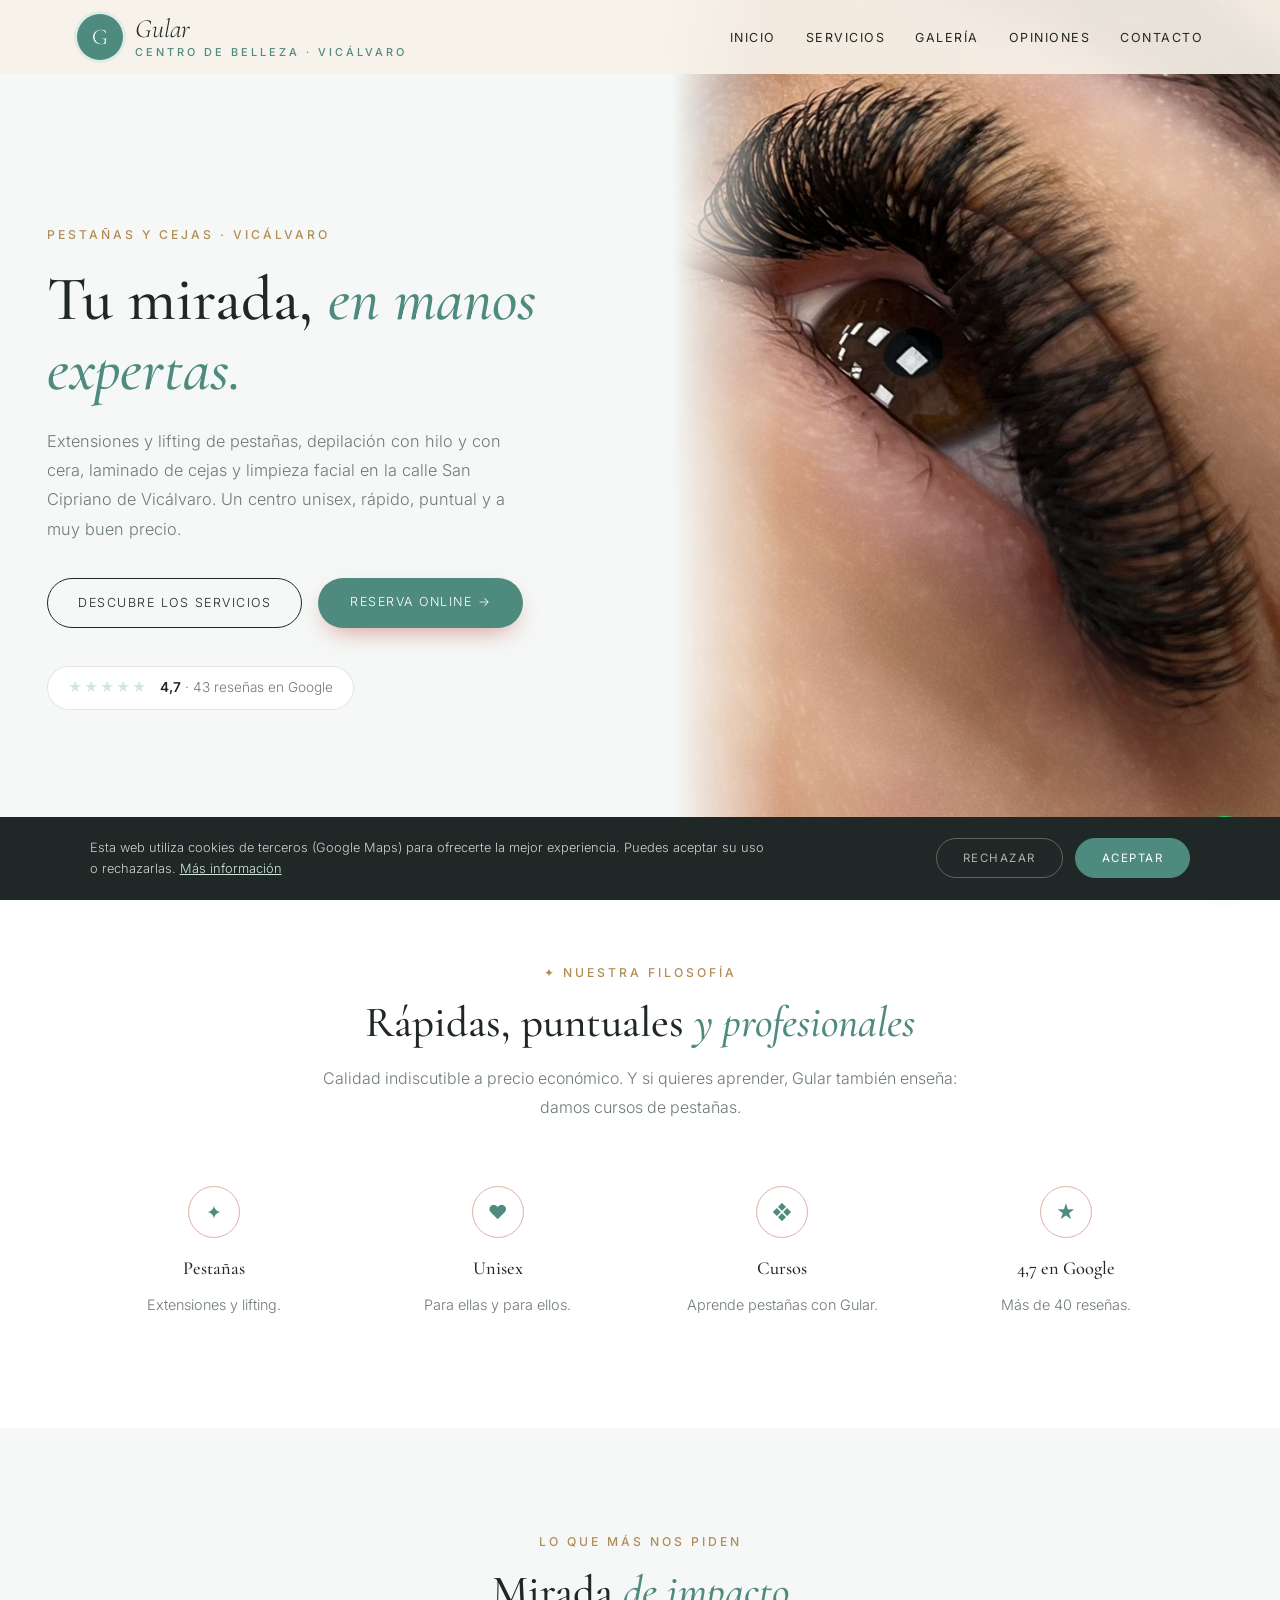
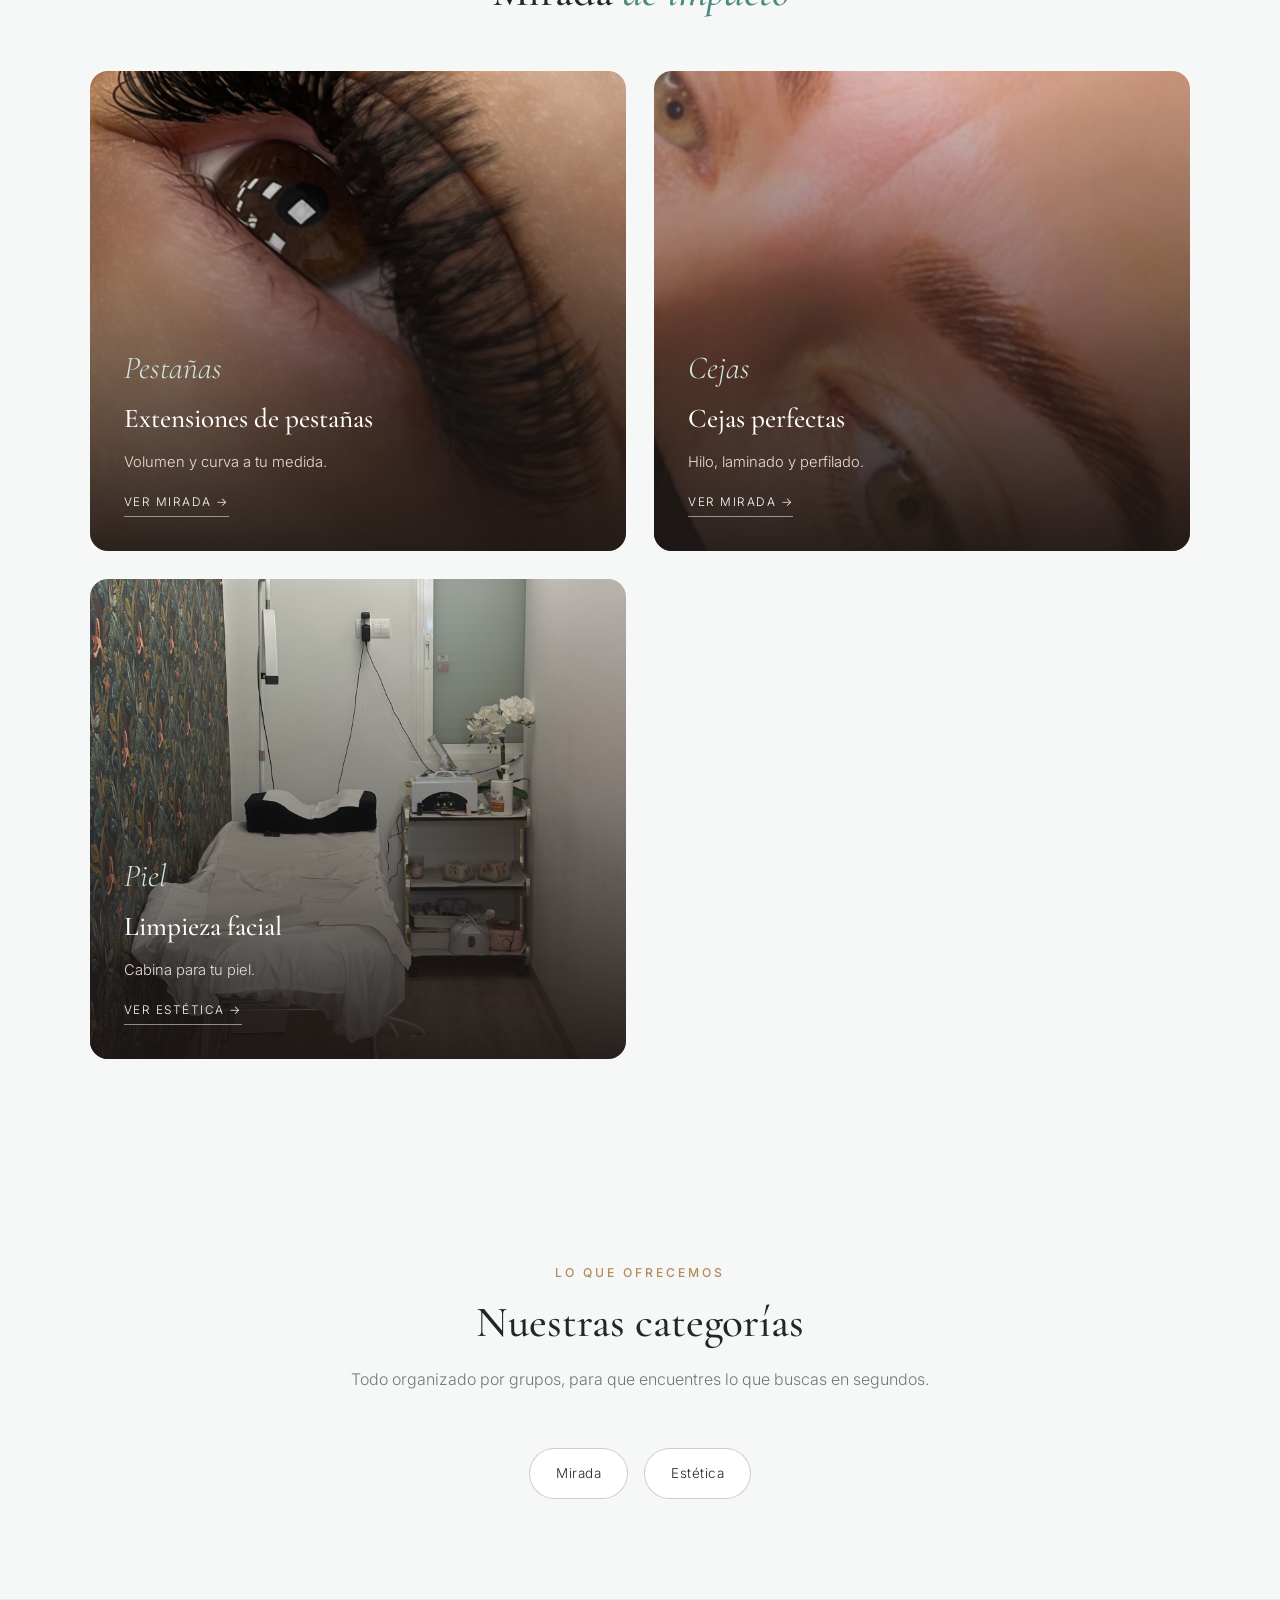
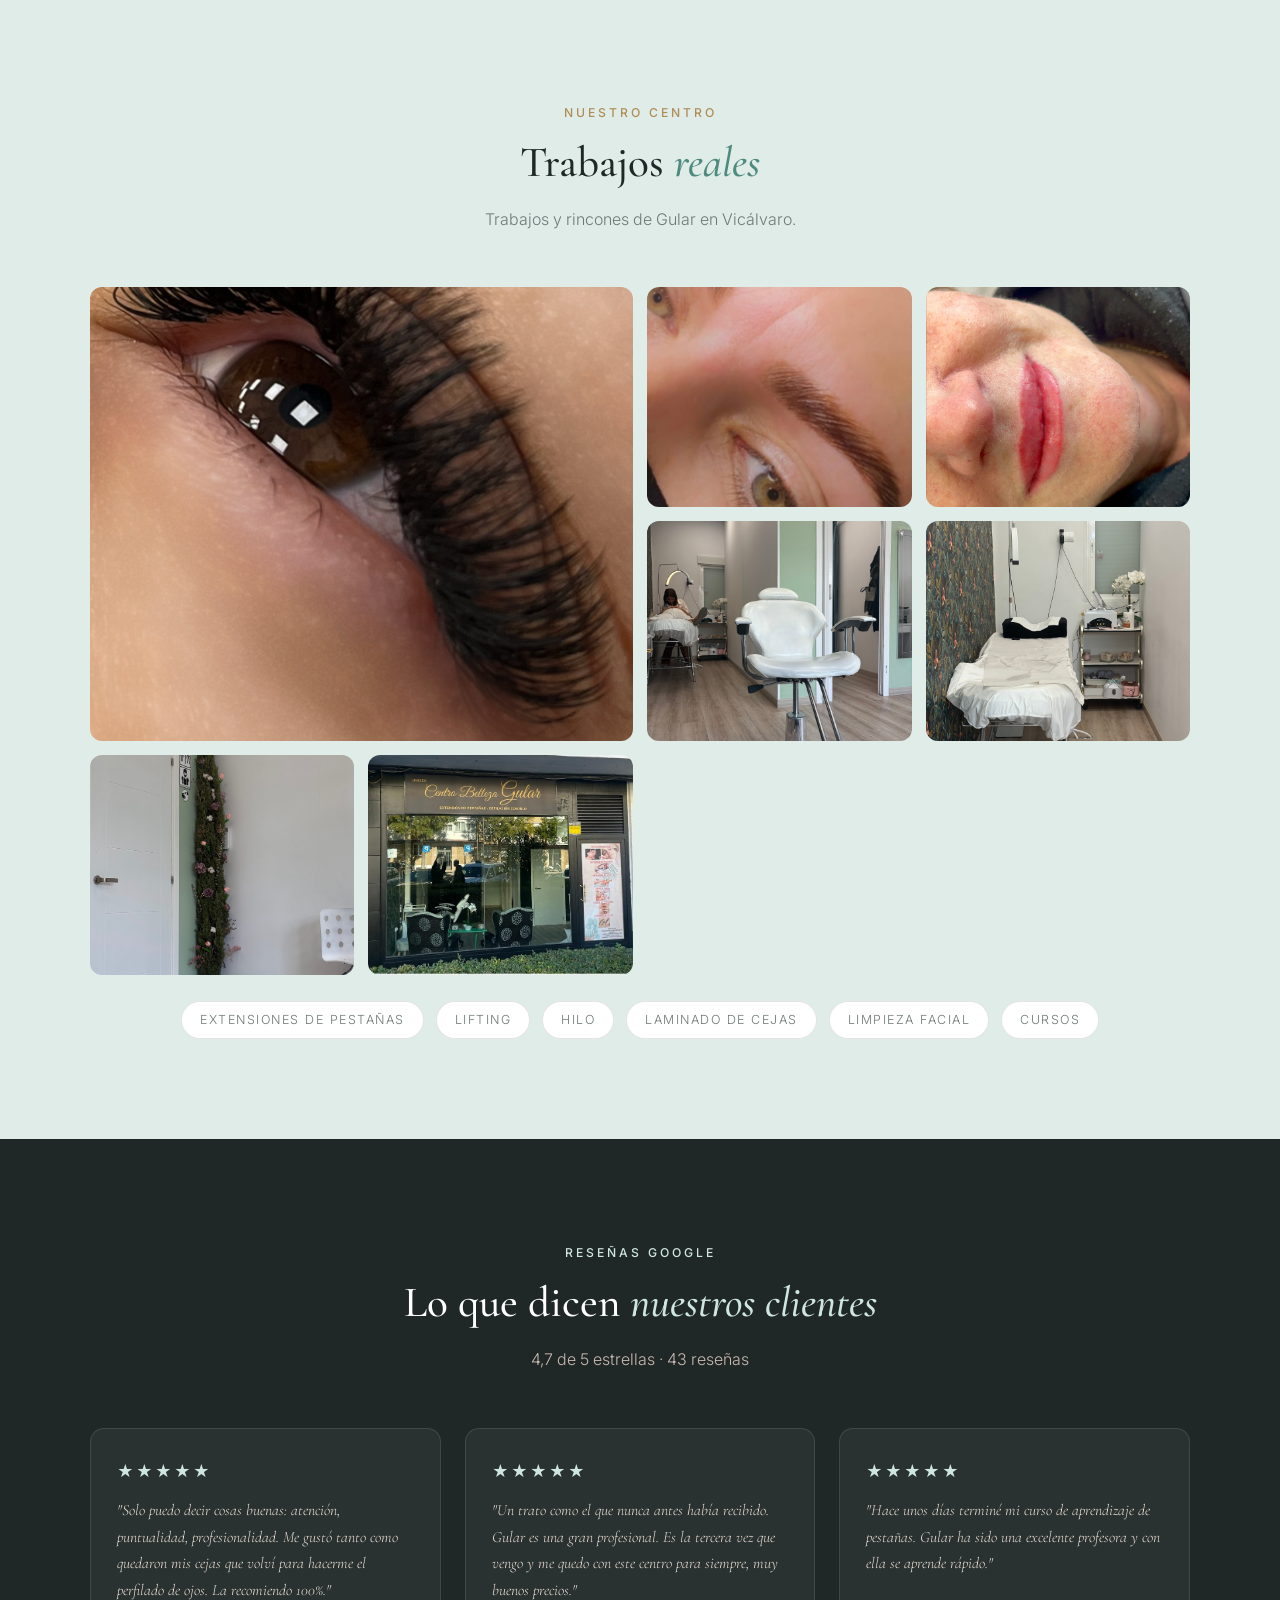
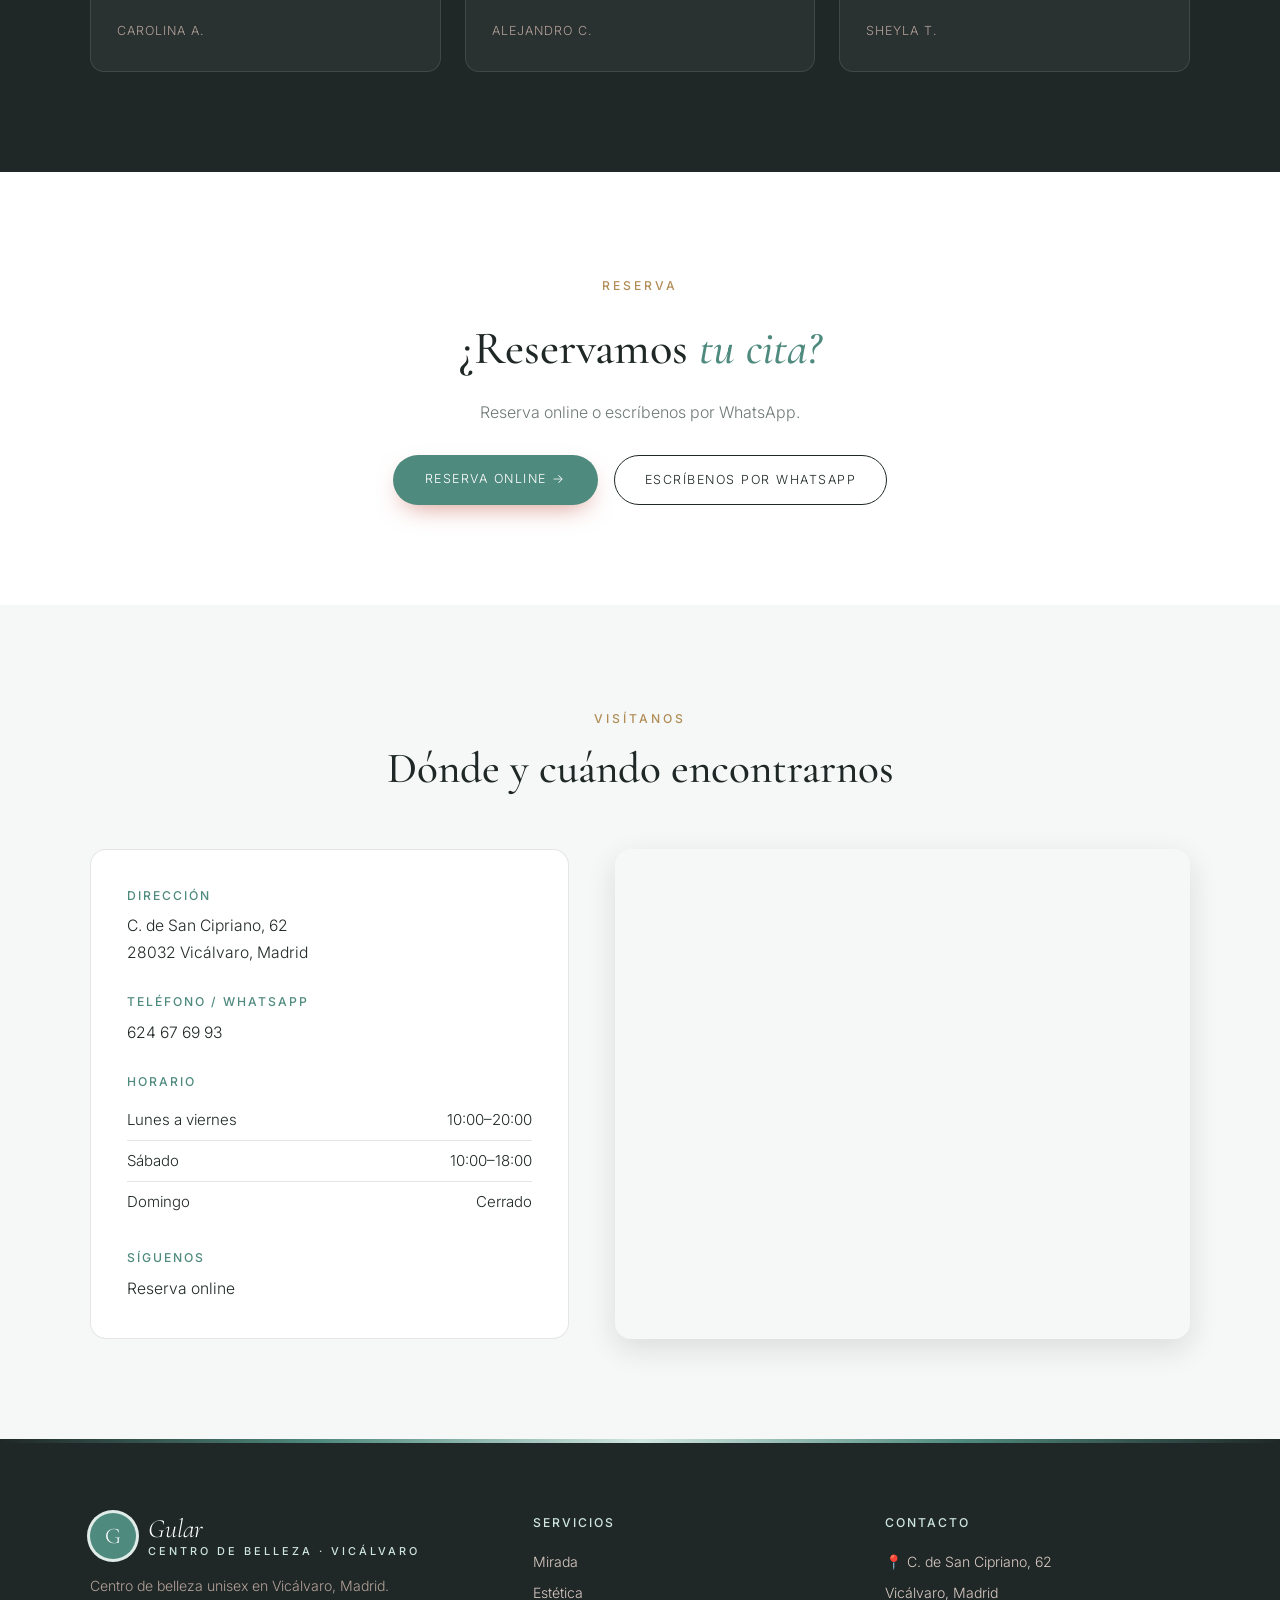
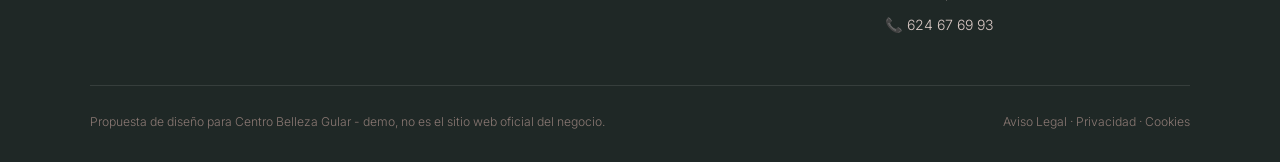
<file: index.html>
<!DOCTYPE html>
<html lang="es">
<head>
<meta charset="UTF-8">
<meta name="viewport" content="width=device-width, initial-scale=1.0">
<title>Centro Belleza Gular — Pestañas, cejas y estética en Vicálvaro</title>
<meta name="description" content="Centro Belleza Gular, unisex, en C. de San Cipriano 62, Vicálvaro (Madrid). Extensiones y lifting de pestañas, depilación con hilo, laminado de cejas, limpieza facial y cursos de pestañas. 4,7★ con 43 reseñas en Google.">
<meta name="theme-color" content="#1f2826">
<meta property="og:title" content="Centro Belleza Gular · Madrid">
<meta property="og:image" content="maps_10.jpg">

<link rel="preconnect" href="https://fonts.googleapis.com"><link rel="preconnect" href="https://fonts.gstatic.com" crossorigin><link href="https://fonts.googleapis.com/css2?family=Cormorant+Garamond:ital,wght@0,500;0,600;1,500&family=Inter:wght@300;400;500;600&display=swap" rel="stylesheet">
<link rel="stylesheet" href="styles.css">
</head>
<body>

<header id="header">
  <a href="index.html" class="logo" aria-label="Centro Belleza Gular, inicio"><span class="logo-mark">G</span><span class="logo-text"><span class="script">Gular</span><small>centro de belleza · Vicálvaro</small></span></a>
  <nav id="nav" aria-label="Navegación principal"><ul><li><a href="index.html#inicio">Inicio</a></li><li><a href="servicios.html">Servicios</a></li><li><a href="index.html#galeria">Galería</a></li><li><a href="index.html#opiniones">Opiniones</a></li><li><a href="index.html#contacto">Contacto</a></li></ul></nav><button class="nav-toggle" id="navToggle" aria-label="Abrir menú">☰</button>
</header>

<section class="hero" id="inicio">
  <div class="hero-text">
    <span class="eyebrow">Pestañas y cejas · Vicálvaro</span>
    <h1>Tu mirada, <em>en manos expertas.</em></h1>
    <p>Extensiones y lifting de pestañas, depilación con hilo y con cera, laminado de cejas y limpieza facial en la calle San Cipriano de Vicálvaro. Un centro unisex, rápido, puntual y a muy buen precio.</p>
    <div class="hero-ctas">
      <a href="servicios.html" class="btn-outline">Descubre los servicios</a>
      <a href="http://centrodebellezagular.booksy.com/" class="btn-solid" target="_blank" rel="noopener">Reserva online →</a>
    </div>
    <a class="hero-rating" href="https://www.google.com/maps/search/?api=1&query=Centro+Belleza+Gular,+Calle+de+San+Cipriano+62,+Madrid" target="_blank" rel="noopener"><span class="stars">★★★★★</span><span><strong>4,7</strong> · 43 reseñas en Google</span></a>
  </div>
  <div class="hero-img"><img src="maps_10.jpg" alt="Extensiones de pestañas de Centro Belleza Gular" style="object-position:center 40%;"></div>
</section>

<section class="trust">
  <div class="section-head">
    <span class="eyebrow">✦ Nuestra filosofía</span>
    <h2>Rápidas, puntuales <em>y profesionales</em></h2>
    <p>Calidad indiscutible a precio económico. Y si quieres aprender, Gular también enseña: damos cursos de pestañas.</p>
  </div>
  <div class="trust-grid">
    <div class="trust-card"><span class="trust-ic">✦</span><h3>Pestañas</h3><p>Extensiones y lifting.</p></div>
    <div class="trust-card"><span class="trust-ic">♥</span><h3>Unisex</h3><p>Para ellas y para ellos.</p></div>
    <div class="trust-card"><span class="trust-ic">❖</span><h3>Cursos</h3><p>Aprende pestañas con Gular.</p></div>
    <div class="trust-card"><span class="trust-ic">★</span><h3>4,7 en Google</h3><p>Más de 40 reseñas.</p></div>
  </div>
</section>

<section class="worlds">
  <div class="section-head">
    <span class="eyebrow">Lo que más nos piden</span>
    <h2>Mirada <em>de impacto</em></h2>
  </div>
  <div class="worlds-grid">
    <a href="servicios.html#mirada" class="world-card"><img src="maps_10.jpg" alt="Extensiones de pestañas"><div class="world-text"><span class="script">Pestañas</span><h3>Extensiones de pestañas</h3><p>Volumen y curva a tu medida.</p><span class="world-link">Ver mirada →</span></div></a>
    <a href="servicios.html#mirada" class="world-card"><img src="maps_08.jpg" alt="Cejas perfectas"><div class="world-text"><span class="script">Cejas</span><h3>Cejas perfectas</h3><p>Hilo, laminado y perfilado.</p><span class="world-link">Ver mirada →</span></div></a>
    <a href="servicios.html#estetica" class="world-card"><img src="maps_03.jpg" alt="Limpieza facial"><div class="world-text"><span class="script">Piel</span><h3>Limpieza facial</h3><p>Cabina para tu piel.</p><span class="world-link">Ver estética →</span></div></a>
  </div>
</section>

<section>
  <div class="section-head">
    <span class="eyebrow">Lo que ofrecemos</span>
    <h2>Nuestras categorías</h2>
    <p>Todo organizado por grupos, para que encuentres lo que buscas en segundos.</p>
  </div>
  <div class="cat-pills">
    <a href="servicios.html#mirada" class="cat-pill">Mirada</a>
    <a href="servicios.html#estetica" class="cat-pill">Estética</a>
  </div>
</section>

<section class="gallery-wrap" id="galeria">
  <div class="section-head">
    <span class="eyebrow">Nuestro centro</span>
    <h2>Trabajos <em>reales</em></h2>
    <p>Trabajos y rincones de Gular en Vicálvaro.</p>
  </div>
  <div class="gallery">
    <figure class="big"><img src="maps_10.jpg" alt="Extensiones de pestañas" loading="lazy"></figure>
    <figure><img src="maps_08.jpg" alt="Diseño de cejas" loading="lazy"></figure>
    <figure><img src="maps_09.jpg" alt="Labios" loading="lazy"></figure>
    <figure><img src="maps_02.jpg" alt="Zona de tratamientos" loading="lazy"></figure>
    <figure><img src="maps_03.jpg" alt="Cabina" loading="lazy"></figure>
    <figure><img src="maps_06.jpg" alt="Interior del centro" loading="lazy"></figure>
    <figure><img src="maps_04.jpg" alt="Fachada en la calle San Cipriano" loading="lazy"></figure>
  </div>
  <div class="brands"><span>Extensiones de pestañas</span><span>Lifting</span><span>Hilo</span><span>Laminado de cejas</span><span>Limpieza facial</span><span>Cursos</span></div>
</section>

<section class="reviews-wrap" id="opiniones">
  <div class="section-head">
    <span class="eyebrow">Reseñas Google</span>
    <h2>Lo que dicen <em>nuestros clientes</em></h2>
    <p>4,7 de 5 estrellas · 43 reseñas</p>
  </div>
  <div class="review-grid">
    <div class="review-card"><div class="stars">★★★★★</div><p>"Solo puedo decir cosas buenas: atención, puntualidad, profesionalidad. Me gustó tanto como quedaron mis cejas que volví para hacerme el perfilado de ojos. La recomiendo 100%."</p><cite>Carolina A.</cite></div>
    <div class="review-card"><div class="stars">★★★★★</div><p>"Un trato como el que nunca antes había recibido. Gular es una gran profesional. Es la tercera vez que vengo y me quedo con este centro para siempre, muy buenos precios."</p><cite>Alejandro C.</cite></div>
    <div class="review-card"><div class="stars">★★★★★</div><p>"Hace unos días terminé mi curso de aprendizaje de pestañas. Gular ha sido una excelente profesora y con ella se aprende rápido."</p><cite>Sheyla T.</cite></div>
  </div>
</section>

<section class="cta-section">
  <span class="eyebrow">Reserva</span>
  <h2>¿Reservamos <em>tu cita?</em></h2>
  <p>Reserva online o escríbenos por WhatsApp.</p>
  <div class="cta-row">
    <a href="http://centrodebellezagular.booksy.com/" class="btn-solid" target="_blank" rel="noopener">Reserva online →</a>
    <a href="https://wa.me/34624676993?text=Hola%2C%20he%20visto%20vuestra%20web%20y%20me%20gustar%C3%ADa%20pedir%20cita%20en%20Centro%20Belleza%20Gular" class="btn-outline" target="_blank" rel="noopener">Escríbenos por WhatsApp</a>
  </div>
</section>

<section class="contact-section" id="contacto">
  <div class="section-head">
    <span class="eyebrow">Visítanos</span>
    <h2>Dónde y cuándo encontrarnos</h2>
  </div>
  <div class="contact-grid">
    <div class="contact-info">
      <div class="contact-block"><h3>Dirección</h3><p>C. de San Cipriano, 62<br>28032 Vicálvaro, Madrid</p></div>
      <div class="contact-block"><h3>Teléfono / WhatsApp</h3><p><a href="tel:+34624676993">624 67 69 93</a></p></div>
      <div class="contact-block"><h3>Horario</h3><ul class="hours-list"><li><span>Lunes a viernes</span><span>10:00–20:00</span></li><li><span>Sábado</span><span>10:00–18:00</span></li><li><span>Domingo</span><span>Cerrado</span></li></ul></div>
      <div class="contact-block"><h3>Síguenos</h3><p><a href="http://centrodebellezagular.booksy.com/" target="_blank" rel="noopener">Reserva online</a></p></div>
    </div>
    <div class="contact-map">
      <iframe title="Mapa de Centro Belleza Gular" src="https://www.google.com/maps?q=Centro+Belleza+Gular,+Calle+de+San+Cipriano+62,+Madrid&output=embed" width="100%" height="100%" style="border:0;" allowfullscreen="" loading="lazy" referrerpolicy="no-referrer-when-downgrade"></iframe>
    </div>
  </div>
</section>

<footer>
  <div class="footer-grid">
    <div class="footer-brand">
      <a href="index.html" class="logo light"><span class="logo-mark">G</span><span class="logo-text"><span class="script">Gular</span><small>centro de belleza · Vicálvaro</small></span></a>
      <p>Centro de belleza unisex en Vicálvaro, Madrid.</p>
    </div>
    <div><h4>Servicios</h4><ul><li><a href="servicios.html#mirada">Mirada</a></li><li><a href="servicios.html#estetica">Estética</a></li></ul></div>
    <div><h4>Contacto</h4><ul><li>📍 C. de San Cipriano, 62</li><li>Vicálvaro, Madrid</li><li>📞 <a href="tel:+34624676993">624 67 69 93</a></li></ul></div>
  </div>
  <div class="footer-bottom">
    <span>Propuesta de diseño para Centro Belleza Gular - demo, no es el sitio web oficial del negocio.</span>
    <span><a href="aviso-legal.html">Aviso Legal</a> &middot; <a href="politica-privacidad.html">Privacidad</a> &middot; <a href="politica-cookies.html">Cookies</a></span>
  </div>
</footer>

<div id="cookie-banner" class="cookie-banner"><p>Esta web utiliza cookies de terceros (Google Maps) para ofrecerte la mejor experiencia. Puedes aceptar su uso o rechazarlas. <a href="politica-cookies.html">Más información</a></p><div class="cookie-actions"><button onclick="setCookieChoice('rejected')" class="ck-reject">Rechazar</button><button onclick="setCookieChoice('accepted')" class="ck-accept">Aceptar</button></div></div>
<div class="social-fabs"><a class="wa-fab" href="https://wa.me/34624676993?text=Hola%2C%20he%20visto%20vuestra%20web%20y%20me%20gustar%C3%ADa%20pedir%20cita%20en%20Centro%20Belleza%20Gular" target="_blank" rel="noopener" aria-label="Escribir por WhatsApp"><svg width="28" height="28" viewBox="0 0 24 24" fill="white"><path d="M17.5 14.4c-.3-.1-1.8-.9-2-1s-.5-.1-.7.1-.8 1-.9 1.2-.3.2-.6.1a8.2 8.2 0 0 1-2.4-1.5 9 9 0 0 1-1.7-2.1c-.2-.3 0-.5.1-.6l.4-.5.3-.5v-.5l-.9-2.2c-.2-.6-.5-.5-.7-.5h-.6a1.1 1.1 0 0 0-.8.4 3.4 3.4 0 0 0-1 2.5 5.9 5.9 0 0 0 1.2 3.1 13.5 13.5 0 0 0 5.2 4.6c2.6 1 2.6.7 3.1.6a2.6 2.6 0 0 0 1.7-1.2 2.1 2.1 0 0 0 .2-1.2c-.1-.1-.3-.2-.6-.3ZM12 21.8a9.8 9.8 0 0 1-5-1.4l-.4-.2-3.7 1 1-3.6-.2-.4A9.8 9.8 0 1 1 12 21.8Zm8.4-18.3A11.8 11.8 0 0 0 1.8 17.7L.2 23.8l6.3-1.6a11.8 11.8 0 0 0 5.6 1.4A11.8 11.8 0 0 0 20.4 3.5Z"/></svg></a></div>
<script src="main.js"></script>
</body>
</html>
</file>
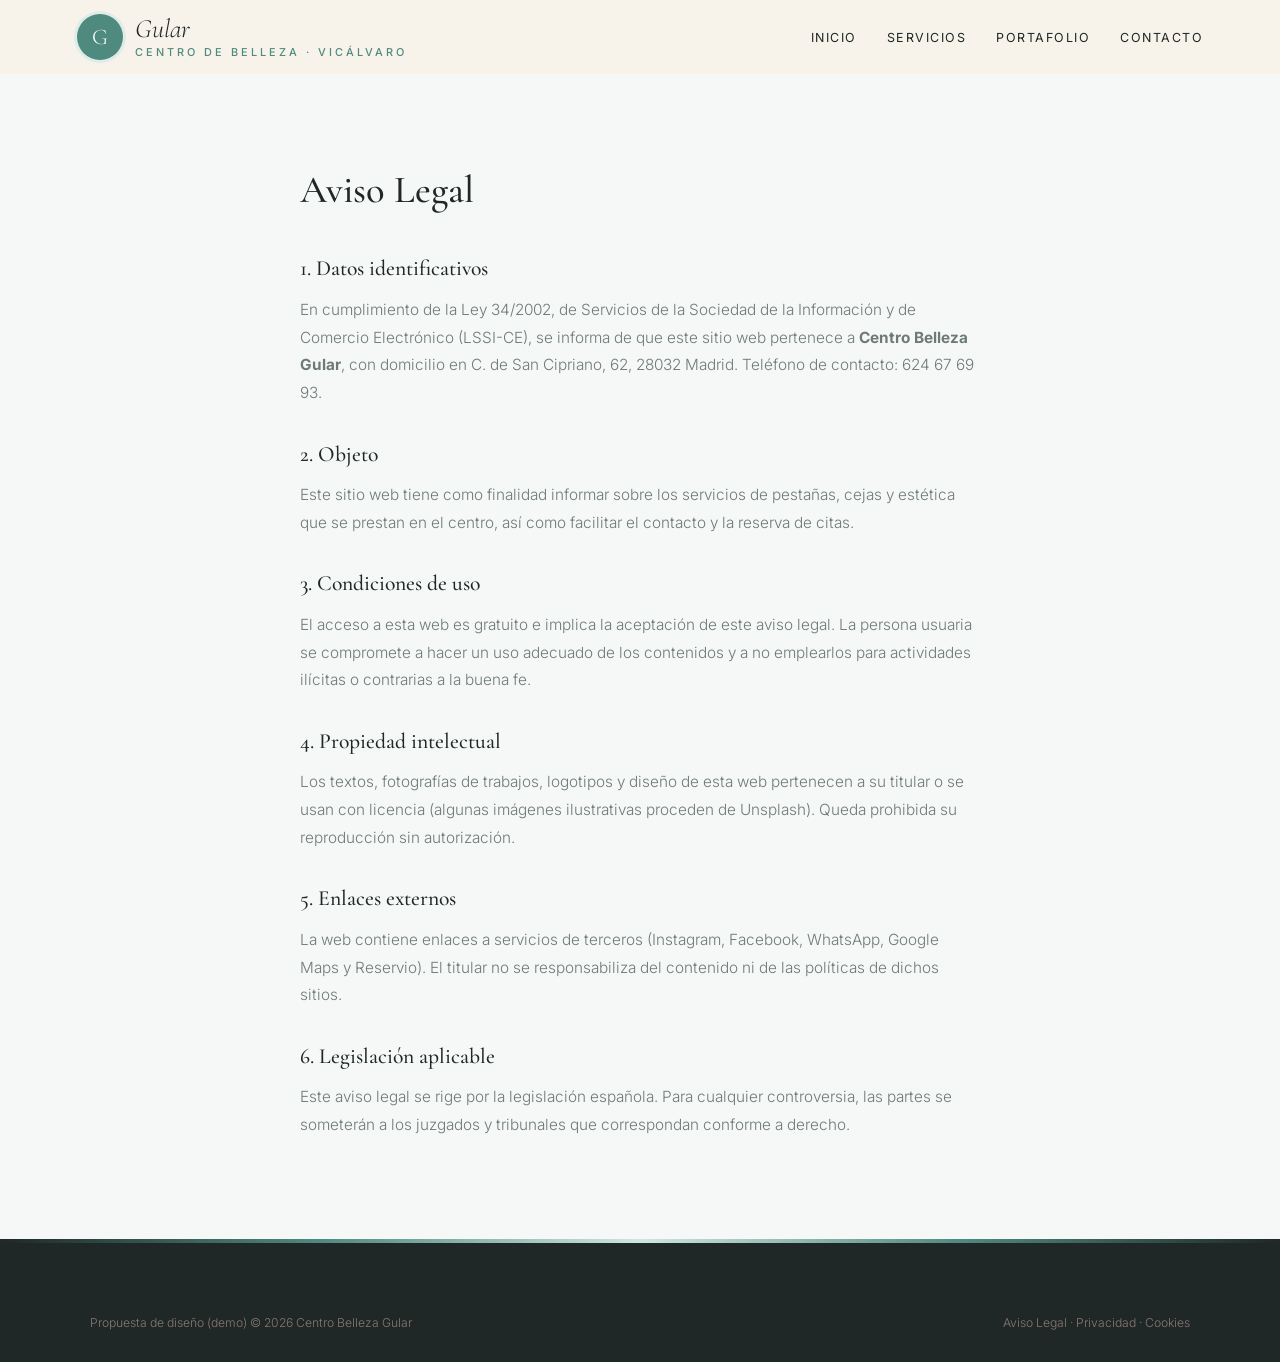
<file: aviso-legal.html>
<!DOCTYPE html>
<html lang="es">
<head>
<meta charset="UTF-8">
<meta name="viewport" content="width=device-width, initial-scale=1.0">
<title>Aviso Legal — Centro Belleza Gular</title>
<meta name="robots" content="noindex">

<link rel="preconnect" href="https://fonts.googleapis.com">
<link href="https://fonts.googleapis.com/css2?family=Cormorant+Garamond:ital,wght@0,500;0,600;1,500&family=Inter:wght@300;400;500;600&display=swap" rel="stylesheet">
<link rel="stylesheet" href="styles.css">
</head>
<body>
<header id="header" class="scrolled">
  <a href="index.html" class="logo" aria-label="Centro Belleza Gular, inicio">
    <span class="logo-mark">G</span>
    <span class="logo-text"><span class="script">Gular</span><small>centro de belleza · Vicálvaro</small></span>
  </a>
  <nav id="nav" aria-label="Navegación principal">
    <ul>
      <li><a href="index.html#inicio">Inicio</a></li>
      <li><a href="servicios.html">Servicios</a></li>
      <li><a href="portafolio.html">Portafolio</a></li>
      <li><a href="index.html#contacto">Contacto</a></li>
    </ul>
  </nav>
  <button class="nav-toggle" id="navToggle" aria-label="Abrir menú">☰</button>
</header>
<main class="legal"><h1>Aviso Legal</h1>
<h2>1. Datos identificativos</h2>
<p>En cumplimiento de la Ley 34/2002, de Servicios de la Sociedad de la Información y de Comercio Electrónico (LSSI-CE), se informa de que este sitio web pertenece a <strong>Centro Belleza Gular</strong>, con domicilio en C. de San Cipriano, 62, 28032 Madrid. Teléfono de contacto: 624 67 69 93.</p>
<h2>2. Objeto</h2>
<p>Este sitio web tiene como finalidad informar sobre los servicios de pestañas, cejas y estética que se prestan en el centro, así como facilitar el contacto y la reserva de citas.</p>
<h2>3. Condiciones de uso</h2>
<p>El acceso a esta web es gratuito e implica la aceptación de este aviso legal. La persona usuaria se compromete a hacer un uso adecuado de los contenidos y a no emplearlos para actividades ilícitas o contrarias a la buena fe.</p>
<h2>4. Propiedad intelectual</h2>
<p>Los textos, fotografías de trabajos, logotipos y diseño de esta web pertenecen a su titular o se usan con licencia (algunas imágenes ilustrativas proceden de Unsplash). Queda prohibida su reproducción sin autorización.</p>
<h2>5. Enlaces externos</h2>
<p>La web contiene enlaces a servicios de terceros (Instagram, Facebook, WhatsApp, Google Maps y Reservio). El titular no se responsabiliza del contenido ni de las políticas de dichos sitios.</p>
<h2>6. Legislación aplicable</h2>
<p>Este aviso legal se rige por la legislación española. Para cualquier controversia, las partes se someterán a los juzgados y tribunales que correspondan conforme a derecho.</p></main>
<footer>
  <div class="footer-bottom" style="margin-top:0">
    <span>Propuesta de diseño (demo) © 2026 Centro Belleza Gular</span>
    <span><a href="aviso-legal.html">Aviso Legal</a> &middot; <a href="politica-privacidad.html">Privacidad</a> &middot; <a href="politica-cookies.html">Cookies</a></span>
  </div>
</footer>
<script src="main.js"></script>
</body>
</html>
</file>
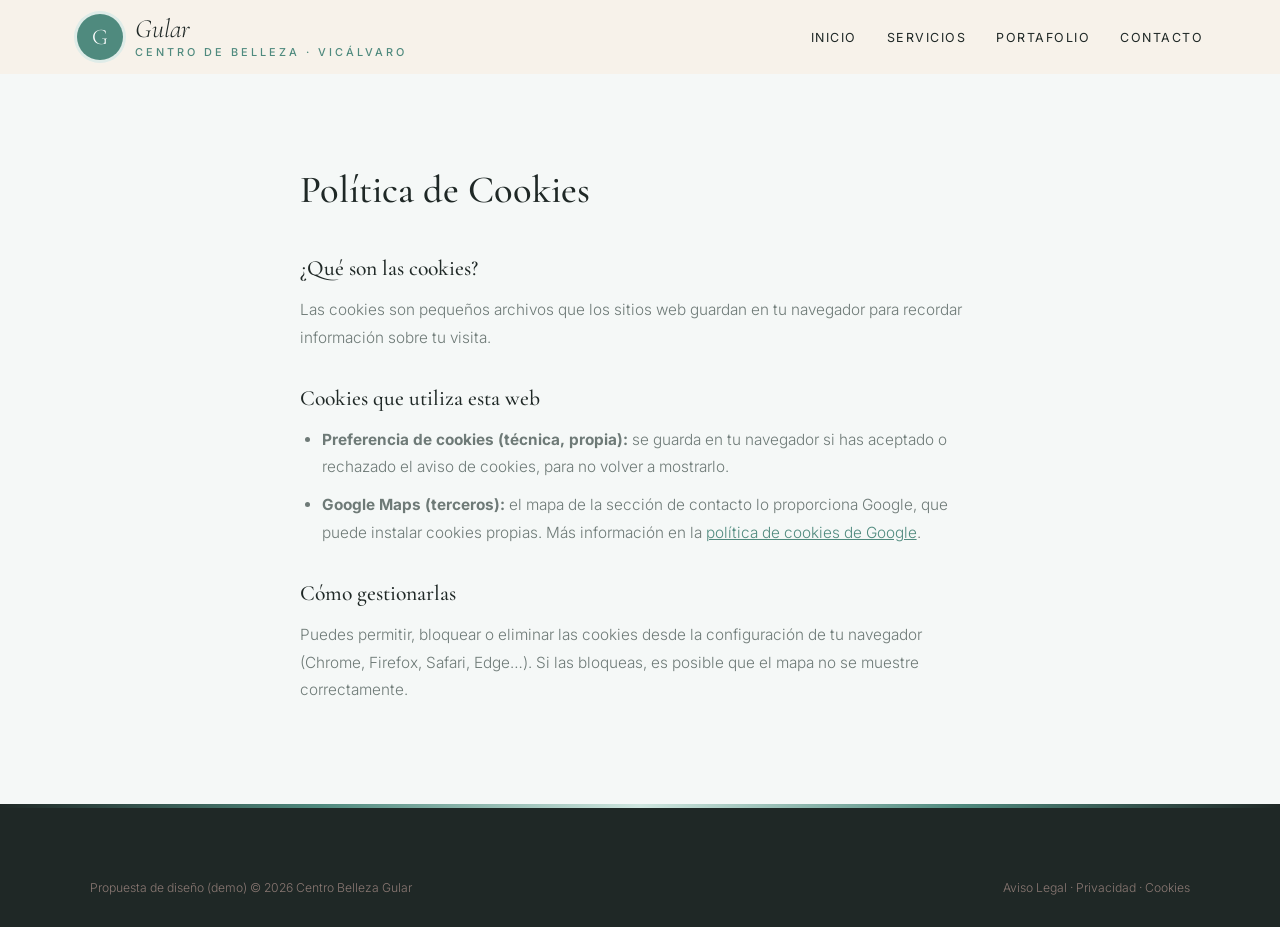
<file: politica-cookies.html>
<!DOCTYPE html>
<html lang="es">
<head>
<meta charset="UTF-8">
<meta name="viewport" content="width=device-width, initial-scale=1.0">
<title>Política de Cookies — Centro Belleza Gular</title>
<meta name="robots" content="noindex">

<link rel="preconnect" href="https://fonts.googleapis.com">
<link href="https://fonts.googleapis.com/css2?family=Cormorant+Garamond:ital,wght@0,500;0,600;1,500&family=Inter:wght@300;400;500;600&display=swap" rel="stylesheet">
<link rel="stylesheet" href="styles.css">
</head>
<body>
<header id="header" class="scrolled">
  <a href="index.html" class="logo" aria-label="Centro Belleza Gular, inicio">
    <span class="logo-mark">G</span>
    <span class="logo-text"><span class="script">Gular</span><small>centro de belleza · Vicálvaro</small></span>
  </a>
  <nav id="nav" aria-label="Navegación principal">
    <ul>
      <li><a href="index.html#inicio">Inicio</a></li>
      <li><a href="servicios.html">Servicios</a></li>
      <li><a href="portafolio.html">Portafolio</a></li>
      <li><a href="index.html#contacto">Contacto</a></li>
    </ul>
  </nav>
  <button class="nav-toggle" id="navToggle" aria-label="Abrir menú">☰</button>
</header>
<main class="legal"><h1>Política de Cookies</h1>
<h2>¿Qué son las cookies?</h2>
<p>Las cookies son pequeños archivos que los sitios web guardan en tu navegador para recordar información sobre tu visita.</p>
<h2>Cookies que utiliza esta web</h2>
<ul>
<li><strong>Preferencia de cookies (técnica, propia):</strong> se guarda en tu navegador si has aceptado o rechazado el aviso de cookies, para no volver a mostrarlo.</li>
<li><strong>Google Maps (terceros):</strong> el mapa de la sección de contacto lo proporciona Google, que puede instalar cookies propias. Más información en la <a href="https://policies.google.com/technologies/cookies" target="_blank" rel="noopener">política de cookies de Google</a>.</li>
</ul>
<h2>Cómo gestionarlas</h2>
<p>Puedes permitir, bloquear o eliminar las cookies desde la configuración de tu navegador (Chrome, Firefox, Safari, Edge…). Si las bloqueas, es posible que el mapa no se muestre correctamente.</p></main>
<footer>
  <div class="footer-bottom" style="margin-top:0">
    <span>Propuesta de diseño (demo) © 2026 Centro Belleza Gular</span>
    <span><a href="aviso-legal.html">Aviso Legal</a> &middot; <a href="politica-privacidad.html">Privacidad</a> &middot; <a href="politica-cookies.html">Cookies</a></span>
  </div>
</footer>
<script src="main.js"></script>
</body>
</html>
</file>
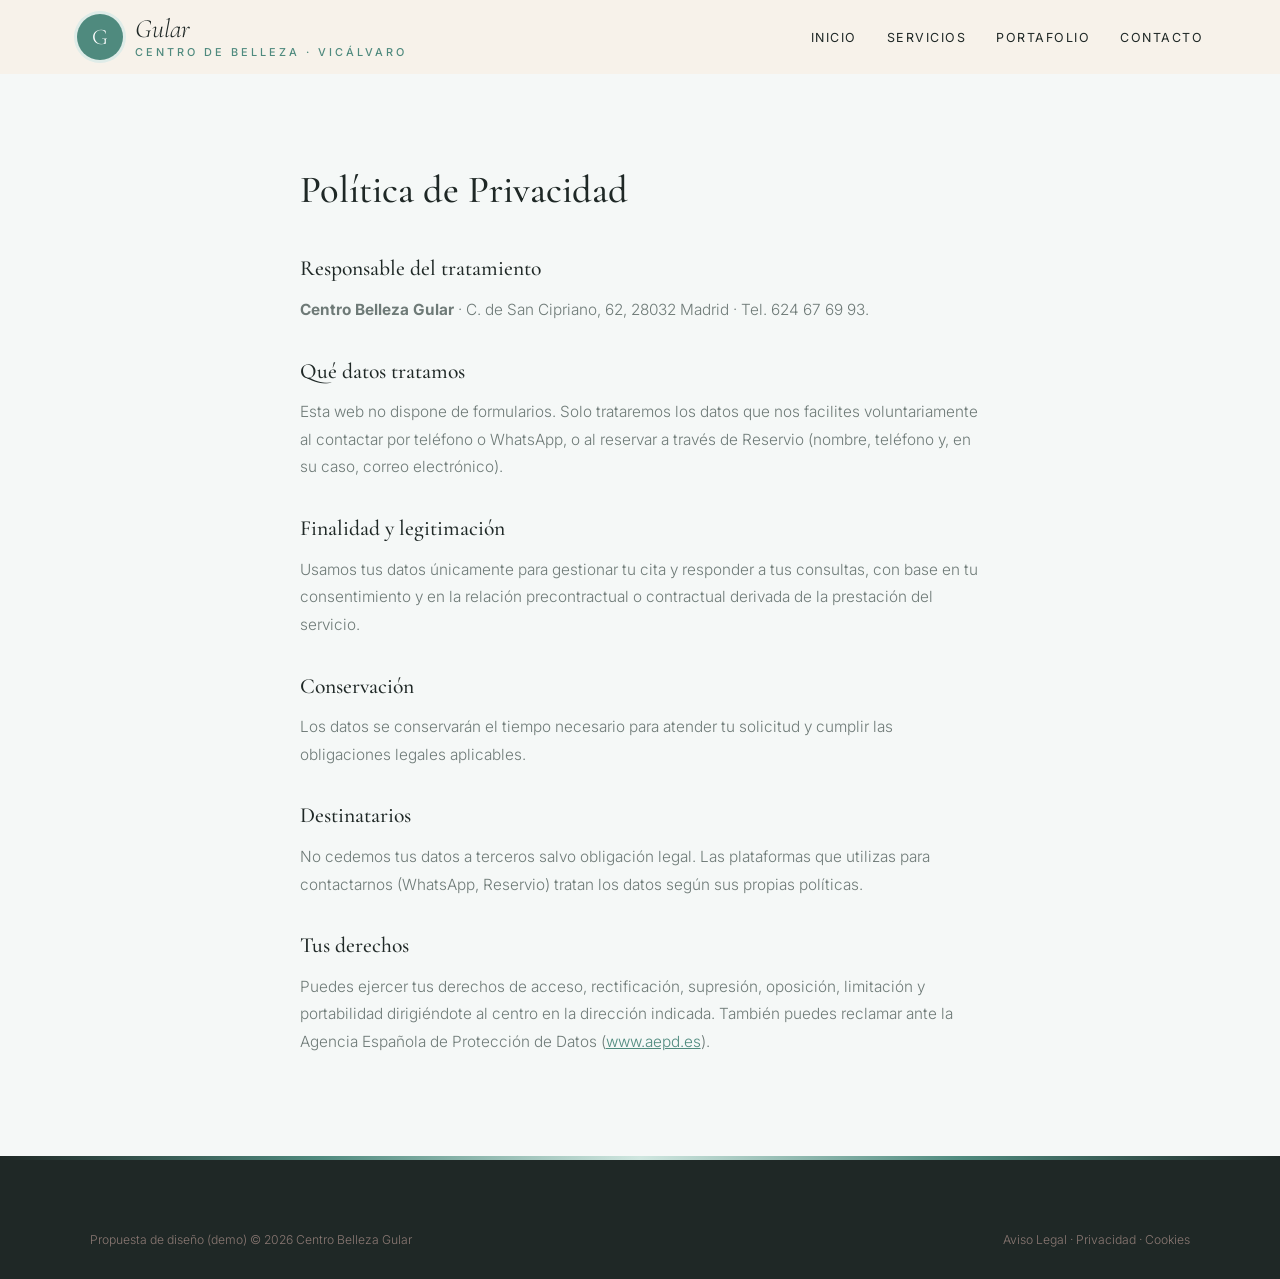
<file: politica-privacidad.html>
<!DOCTYPE html>
<html lang="es">
<head>
<meta charset="UTF-8">
<meta name="viewport" content="width=device-width, initial-scale=1.0">
<title>Política de Privacidad — Centro Belleza Gular</title>
<meta name="robots" content="noindex">

<link rel="preconnect" href="https://fonts.googleapis.com">
<link href="https://fonts.googleapis.com/css2?family=Cormorant+Garamond:ital,wght@0,500;0,600;1,500&family=Inter:wght@300;400;500;600&display=swap" rel="stylesheet">
<link rel="stylesheet" href="styles.css">
</head>
<body>
<header id="header" class="scrolled">
  <a href="index.html" class="logo" aria-label="Centro Belleza Gular, inicio">
    <span class="logo-mark">G</span>
    <span class="logo-text"><span class="script">Gular</span><small>centro de belleza · Vicálvaro</small></span>
  </a>
  <nav id="nav" aria-label="Navegación principal">
    <ul>
      <li><a href="index.html#inicio">Inicio</a></li>
      <li><a href="servicios.html">Servicios</a></li>
      <li><a href="portafolio.html">Portafolio</a></li>
      <li><a href="index.html#contacto">Contacto</a></li>
    </ul>
  </nav>
  <button class="nav-toggle" id="navToggle" aria-label="Abrir menú">☰</button>
</header>
<main class="legal"><h1>Política de Privacidad</h1>
<h2>Responsable del tratamiento</h2>
<p><strong>Centro Belleza Gular</strong> · C. de San Cipriano, 62, 28032 Madrid · Tel. 624 67 69 93.</p>
<h2>Qué datos tratamos</h2>
<p>Esta web no dispone de formularios. Solo trataremos los datos que nos facilites voluntariamente al contactar por teléfono o WhatsApp, o al reservar a través de Reservio (nombre, teléfono y, en su caso, correo electrónico).</p>
<h2>Finalidad y legitimación</h2>
<p>Usamos tus datos únicamente para gestionar tu cita y responder a tus consultas, con base en tu consentimiento y en la relación precontractual o contractual derivada de la prestación del servicio.</p>
<h2>Conservación</h2>
<p>Los datos se conservarán el tiempo necesario para atender tu solicitud y cumplir las obligaciones legales aplicables.</p>
<h2>Destinatarios</h2>
<p>No cedemos tus datos a terceros salvo obligación legal. Las plataformas que utilizas para contactarnos (WhatsApp, Reservio) tratan los datos según sus propias políticas.</p>
<h2>Tus derechos</h2>
<p>Puedes ejercer tus derechos de acceso, rectificación, supresión, oposición, limitación y portabilidad dirigiéndote al centro en la dirección indicada. También puedes reclamar ante la Agencia Española de Protección de Datos (<a href="https://www.aepd.es" target="_blank" rel="noopener">www.aepd.es</a>).</p></main>
<footer>
  <div class="footer-bottom" style="margin-top:0">
    <span>Propuesta de diseño (demo) © 2026 Centro Belleza Gular</span>
    <span><a href="aviso-legal.html">Aviso Legal</a> &middot; <a href="politica-privacidad.html">Privacidad</a> &middot; <a href="politica-cookies.html">Cookies</a></span>
  </div>
</footer>
<script src="main.js"></script>
</body>
</html>
</file>
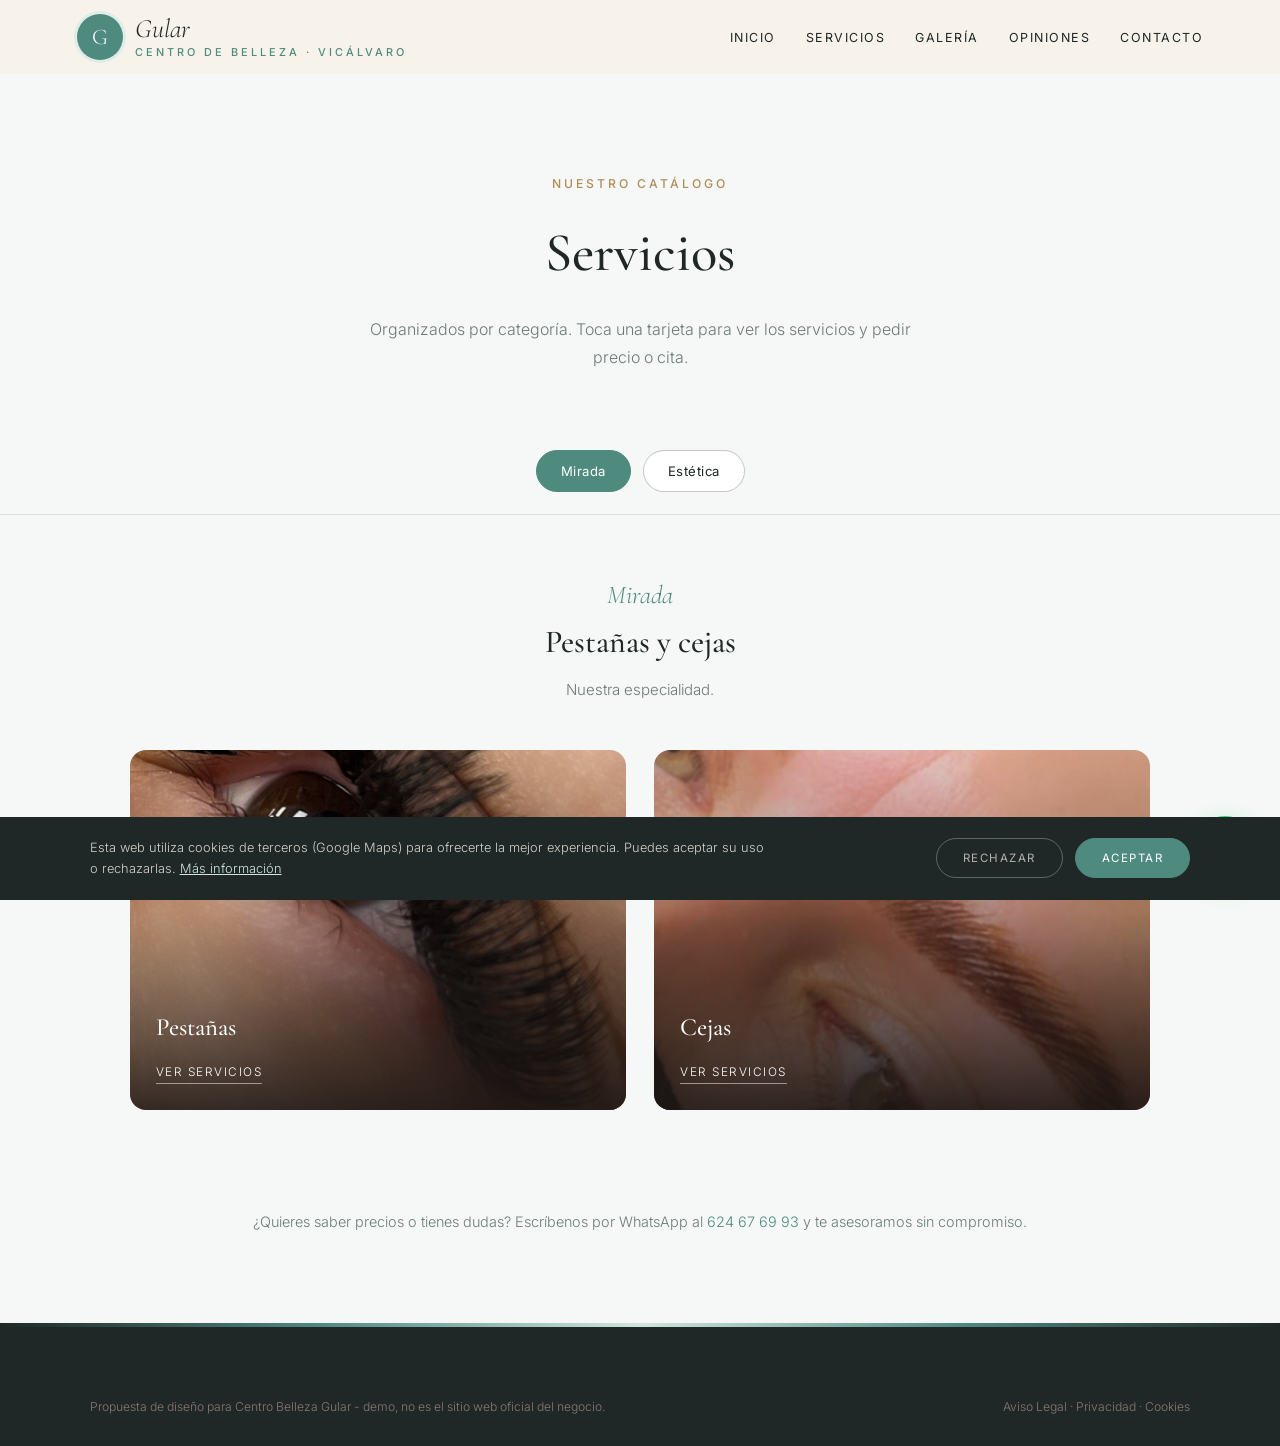
<file: servicios.html>
<!DOCTYPE html>
<html lang="es">
<head>
<meta charset="UTF-8">
<meta name="viewport" content="width=device-width, initial-scale=1.0">
<title>Servicios — Centro Belleza Gular · Madrid</title>
<meta name="description" content="Servicios de Centro Belleza Gular en Madrid.">

<link rel="preconnect" href="https://fonts.googleapis.com"><link rel="preconnect" href="https://fonts.gstatic.com" crossorigin><link href="https://fonts.googleapis.com/css2?family=Cormorant+Garamond:ital,wght@0,500;0,600;1,500&family=Inter:wght@300;400;500;600&display=swap" rel="stylesheet">
<link rel="stylesheet" href="styles.css">
</head>
<body>

<header id="header" class="scrolled">
  <a href="index.html" class="logo" aria-label="Centro Belleza Gular, inicio"><span class="logo-mark">G</span><span class="logo-text"><span class="script">Gular</span><small>centro de belleza · Vicálvaro</small></span></a>
  <nav id="nav" aria-label="Navegación principal"><ul><li><a href="index.html#inicio">Inicio</a></li><li><a href="servicios.html">Servicios</a></li><li><a href="index.html#galeria">Galería</a></li><li><a href="index.html#opiniones">Opiniones</a></li><li><a href="index.html#contacto">Contacto</a></li></ul></nav><button class="nav-toggle" id="navToggle" aria-label="Abrir menú">☰</button>
</header>

<div class="page-hero">
  <span class="eyebrow">Nuestro catálogo</span>
  <h1>Servicios</h1>
  <p>Organizados por categoría. Toca una tarjeta para ver los servicios y pedir precio o cita.</p>
</div>

<div class="tabs">
  <button class="tab-btn active" data-tab="mirada">Mirada</button>
  <button class="tab-btn" data-tab="estetica">Estética</button>
  
</div>

<div class="tab-panel active" id="mirada">
  <div class="tab-intro"><span class="script">Mirada</span><h2>Pestañas y cejas</h2><p>Nuestra especialidad.</p></div>
  <div class="cat-grid">
    <div class="cat-card" onclick="openModal('extensiones')"><img src="maps_10.jpg" alt="Pestañas" loading="lazy"><div class="cat-card-text"><h3>Pestañas</h3><span>Ver servicios</span></div></div>
    <div class="cat-card" onclick="openModal('cejas')"><img src="maps_08.jpg" alt="Cejas" loading="lazy"><div class="cat-card-text"><h3>Cejas</h3><span>Ver servicios</span></div></div>
  </div>
</div>

<div class="tab-panel" id="estetica">
  <div class="tab-intro"><span class="script">Piel</span><h2>Estética</h2><p>Para tu piel.</p></div>
  <div class="cat-grid">
    <div class="cat-card" onclick="openModal('facial')"><img src="maps_03.jpg" alt="Limpieza facial" loading="lazy"><div class="cat-card-text"><h3>Limpieza facial</h3><span>Ver servicios</span></div></div>
    <div class="cat-card" onclick="openModal('cera')"><img src="maps_02.jpg" alt="Depilación con cera" loading="lazy"><div class="cat-card-text"><h3>Depilación con cera</h3><span>Ver servicios</span></div></div>
    <div class="cat-card" onclick="openModal('cursos')"><img src="maps_10.jpg" alt="Cursos de pestañas" loading="lazy"><div class="cat-card-text"><h3>Cursos de pestañas</h3><span>Ver servicios</span></div></div>
  </div>
</div>


<p class="services-note">¿Quieres saber precios o tienes dudas? Escríbenos por WhatsApp al <a href="https://wa.me/34624676993" target="_blank" rel="noopener" style="color:var(--red)">624 67 69 93</a> y te asesoramos sin compromiso.</p>

<div class="modal-overlay" id="modal-extensiones"><div class="modal">
  <button class="modal-close" onclick="closeModal('extensiones')" aria-label="Cerrar">×</button>
  <h3>Pestañas</h3><p class="modal-sub">Extensiones y lifting</p>
  <div class="svc-row"><div><div class="svc-name">Extensión de pestañas</div><span class="svc-desc"></span></div><div class="svc-price">Consultar</div></div>
  <div class="svc-row"><div><div class="svc-name">Lifting de pestañas</div><span class="svc-desc"></span></div><div class="svc-price">Consultar</div></div>
  <a class="modal-cta" href="http://centrodebellezagular.booksy.com/" target="_blank" rel="noopener">Reservar cita</a>
  <a class="modal-cta alt" href="https://wa.me/34624676993?text=Hola%2C%20quiero%20informaci%C3%B3n%20sobre%20pesta%C3%B1as" target="_blank" rel="noopener">Consultar por WhatsApp</a>
</div></div>

<div class="modal-overlay" id="modal-cejas"><div class="modal">
  <button class="modal-close" onclick="closeModal('cejas')" aria-label="Cerrar">×</button>
  <h3>Cejas</h3><p class="modal-sub">Hilo y laminado</p>
  <div class="svc-row"><div><div class="svc-name">Depilación con hilo</div><span class="svc-desc"></span></div><div class="svc-price">Consultar</div></div>
  <div class="svc-row"><div><div class="svc-name">Laminado de cejas</div><span class="svc-desc"></span></div><div class="svc-price">Consultar</div></div>
  <div class="svc-row"><div><div class="svc-name">Perfilado</div><span class="svc-desc"></span></div><div class="svc-price">Consultar</div></div>
  <a class="modal-cta" href="http://centrodebellezagular.booksy.com/" target="_blank" rel="noopener">Reservar cita</a>
  <a class="modal-cta alt" href="https://wa.me/34624676993?text=Hola%2C%20quiero%20informaci%C3%B3n%20sobre%20cejas" target="_blank" rel="noopener">Consultar por WhatsApp</a>
</div></div>

<div class="modal-overlay" id="modal-facial"><div class="modal">
  <button class="modal-close" onclick="closeModal('facial')" aria-label="Cerrar">×</button>
  <h3>Limpieza facial</h3><p class="modal-sub">Piel</p>
  <div class="svc-row"><div><div class="svc-name">Limpieza facial</div><span class="svc-desc"></span></div><div class="svc-price">Consultar</div></div>
  <a class="modal-cta" href="http://centrodebellezagular.booksy.com/" target="_blank" rel="noopener">Reservar cita</a>
  <a class="modal-cta alt" href="https://wa.me/34624676993?text=Hola%2C%20quiero%20informaci%C3%B3n%20sobre%20limpieza%20facial" target="_blank" rel="noopener">Consultar por WhatsApp</a>
</div></div>

<div class="modal-overlay" id="modal-cera"><div class="modal">
  <button class="modal-close" onclick="closeModal('cera')" aria-label="Cerrar">×</button>
  <h3>Depilación con cera</h3><p class="modal-sub">Cuerpo</p>
  <div class="svc-row"><div><div class="svc-name">Depilación con cera</div><span class="svc-desc"></span></div><div class="svc-price">Consultar</div></div>
  <a class="modal-cta" href="http://centrodebellezagular.booksy.com/" target="_blank" rel="noopener">Reservar cita</a>
  <a class="modal-cta alt" href="https://wa.me/34624676993?text=Hola%2C%20quiero%20informaci%C3%B3n%20sobre%20depilaci%C3%B3n%20con%20cera" target="_blank" rel="noopener">Consultar por WhatsApp</a>
</div></div>

<div class="modal-overlay" id="modal-cursos"><div class="modal">
  <button class="modal-close" onclick="closeModal('cursos')" aria-label="Cerrar">×</button>
  <h3>Cursos de pestañas</h3><p class="modal-sub">Formación</p>
  <div class="svc-row"><div><div class="svc-name">Curso de aprendizaje de pestañas</div><span class="svc-desc"></span></div><div class="svc-price">Consultar</div></div>
  <a class="modal-cta" href="http://centrodebellezagular.booksy.com/" target="_blank" rel="noopener">Reservar cita</a>
  <a class="modal-cta alt" href="https://wa.me/34624676993?text=Hola%2C%20quiero%20informaci%C3%B3n%20sobre%20cursos%20de%20pesta%C3%B1as" target="_blank" rel="noopener">Consultar por WhatsApp</a>
</div></div>


<footer>
  <div class="footer-bottom" style="margin-top:0">
    <span>Propuesta de diseño para Centro Belleza Gular - demo, no es el sitio web oficial del negocio.</span>
    <span><a href="aviso-legal.html">Aviso Legal</a> &middot; <a href="politica-privacidad.html">Privacidad</a> &middot; <a href="politica-cookies.html">Cookies</a></span>
  </div>
</footer>

<div id="cookie-banner" class="cookie-banner"><p>Esta web utiliza cookies de terceros (Google Maps) para ofrecerte la mejor experiencia. Puedes aceptar su uso o rechazarlas. <a href="politica-cookies.html">Más información</a></p><div class="cookie-actions"><button onclick="setCookieChoice('rejected')" class="ck-reject">Rechazar</button><button onclick="setCookieChoice('accepted')" class="ck-accept">Aceptar</button></div></div>
<div class="social-fabs"><a class="wa-fab" href="https://wa.me/34624676993?text=Hola%2C%20he%20visto%20vuestra%20web%20y%20me%20gustar%C3%ADa%20pedir%20cita%20en%20Centro%20Belleza%20Gular" target="_blank" rel="noopener" aria-label="Escribir por WhatsApp"><svg width="28" height="28" viewBox="0 0 24 24" fill="white"><path d="M17.5 14.4c-.3-.1-1.8-.9-2-1s-.5-.1-.7.1-.8 1-.9 1.2-.3.2-.6.1a8.2 8.2 0 0 1-2.4-1.5 9 9 0 0 1-1.7-2.1c-.2-.3 0-.5.1-.6l.4-.5.3-.5v-.5l-.9-2.2c-.2-.6-.5-.5-.7-.5h-.6a1.1 1.1 0 0 0-.8.4 3.4 3.4 0 0 0-1 2.5 5.9 5.9 0 0 0 1.2 3.1 13.5 13.5 0 0 0 5.2 4.6c2.6 1 2.6.7 3.1.6a2.6 2.6 0 0 0 1.7-1.2 2.1 2.1 0 0 0 .2-1.2c-.1-.1-.3-.2-.6-.3ZM12 21.8a9.8 9.8 0 0 1-5-1.4l-.4-.2-3.7 1 1-3.6-.2-.4A9.8 9.8 0 1 1 12 21.8Zm8.4-18.3A11.8 11.8 0 0 0 1.8 17.7L.2 23.8l6.3-1.6a11.8 11.8 0 0 0 5.6 1.4A11.8 11.8 0 0 0 20.4 3.5Z"/></svg></a></div>
<script src="main.js"></script>
</body>
</html>
</file>
<file: styles.css>
:root{
  --cream:#f5f8f7; --paper:#ffffff; --tint:#dfece8; --ink:#1f2826; --dark:#1f2826; --muted:#6e7a77;
  --red:#4f8a7e; --red-dark:#3d6e64; --teal:#b08d57; --gold:#cfe6df; --line:rgba(0,0,0,.1);
  --brand-gradient:linear-gradient(90deg,#1f2826,#4f8a7e,#cfe6df,#4f8a7e,#1f2826);
}
*{margin:0;padding:0;box-sizing:border-box;}
html{scroll-behavior:smooth;}
body{font-family:'Inter',sans-serif;background:var(--cream);color:var(--ink);overflow-x:hidden;font-weight:300;line-height:1.6;}
a{text-decoration:none;color:inherit;}
h1,h2,h3{font-family:'Cormorant Garamond',serif;font-weight:500;}
h1 em,h2 em{font-style:italic;color:var(--red);}
img{max-width:100%;display:block;}
.script{font-family:'Cormorant Garamond',serif;font-style:italic;}

/* HEADER */
header{position:fixed;top:0;left:0;right:0;z-index:100;display:flex;justify-content:space-between;align-items:center;padding:14px 6%;background:rgba(247,241,233,.92);backdrop-filter:blur(10px);-webkit-backdrop-filter:blur(10px);transition:box-shadow .3s,padding .3s;}
header.scrolled{box-shadow:0 2px 24px rgba(28,22,20,.1);padding:8px 6%;}
.logo{display:flex;align-items:center;gap:12px;color:var(--dark);}
.logo-badge{width:58px;height:58px;border-radius:50%;object-fit:cover;box-shadow:0 0 0 2px var(--gold),0 6px 16px rgba(28,22,20,.15);transition:width .3s,height .3s;}
header.scrolled .logo-badge{width:46px;height:46px;}
.logo-text{display:flex;flex-direction:column;line-height:1;}
.logo-text .script{font-size:1.65rem;color:var(--dark);}
.logo-text small{font-size:.68rem;letter-spacing:3px;text-transform:uppercase;color:var(--red);margin-top:4px;font-weight:500;}
.logo.light .logo-text .script{color:#fff;}
.logo.light .logo-text small{color:var(--gold);}
nav ul{list-style:none;display:flex;gap:30px;}
nav a{font-size:.78rem;letter-spacing:1.5px;text-transform:uppercase;font-weight:400;position:relative;padding:4px 0;}
nav a::after{content:"";position:absolute;left:0;bottom:-2px;height:1px;width:100%;background:var(--red);transform:scaleX(0);transform-origin:right;transition:transform .3s;}
nav a:hover::after{transform:scaleX(1);transform-origin:left;}
.nav-toggle{display:none;font-size:1.6rem;background:none;border:none;color:var(--dark);cursor:pointer;}

/* BOTONES */
.btn-outline{display:inline-block;border:1px solid var(--dark);color:var(--dark);padding:14px 30px;font-size:.78rem;letter-spacing:1.5px;text-transform:uppercase;border-radius:40px;transition:all .25s;}
.btn-outline:hover{background:var(--dark);color:var(--cream);}
.btn-outline.light{border-color:rgba(255,255,255,.5);color:#fff;}
.btn-outline.light:hover{background:#fff;color:var(--dark);}
.btn-solid{display:inline-block;background:var(--red);color:#fff;padding:14px 32px;font-size:.78rem;letter-spacing:1.5px;text-transform:uppercase;border-radius:40px;transition:transform .25s,box-shadow .25s,background .25s;box-shadow:0 10px 26px -10px rgba(181,64,44,.6);}
.btn-solid:hover{transform:translateY(-2px);background:var(--red-dark);}

/* HERO */
.hero{min-height:95vh;display:grid;grid-template-columns:1.05fr .95fr;align-items:stretch;padding:0;}
.hero-text{display:flex;flex-direction:column;justify-content:center;padding:150px 7% 70px;}
.eyebrow{display:inline-block;color:var(--teal);text-transform:uppercase;letter-spacing:3px;font-size:.76rem;font-weight:500;}
.hero-text .eyebrow{margin-bottom:20px;}
.hero-text h1{font-size:clamp(2.4rem,5vw,3.9rem);line-height:1.12;margin-bottom:22px;color:var(--dark);}
.hero-text p{font-size:1.02rem;color:var(--muted);max-width:470px;line-height:1.8;margin-bottom:34px;}
.hero-ctas{display:flex;gap:16px;flex-wrap:wrap;}
.hero-rating{display:inline-flex;align-items:center;gap:12px;margin-top:38px;padding:10px 20px;border:1px solid var(--line);border-radius:40px;background:var(--paper);font-size:.85rem;color:var(--muted);align-self:flex-start;}
.hero-rating strong{color:var(--dark);font-weight:600;}
.stars{color:var(--gold);letter-spacing:2px;}
.hero-img{position:relative;overflow:hidden;}
.hero-img img{width:100%;height:100%;object-fit:cover;position:absolute;inset:0;}
.hero-img::after{content:"";position:absolute;inset:0;background:linear-gradient(90deg,var(--cream) 0%,rgba(247,241,233,0) 18%);}

/* SECCIONES */
section{padding:100px 7%;}
.section-head{text-align:center;max-width:640px;margin:0 auto 54px;}
.section-head h2{font-size:clamp(1.9rem,4vw,2.7rem);margin-top:12px;color:var(--dark);line-height:1.2;}
.section-head p{margin-top:16px;color:var(--muted);line-height:1.8;}

.trust{background:var(--paper);border-top:4px solid transparent;border-image:var(--brand-gradient) 1;}
.trust-grid{display:grid;grid-template-columns:repeat(auto-fit,minmax(230px,1fr));gap:36px;max-width:1150px;margin:0 auto;}
.trust-card{text-align:center;padding:10px;}
.trust-ic{display:inline-grid;place-items:center;width:52px;height:52px;border-radius:50%;border:1px solid rgba(181,64,44,.4);color:var(--red);font-size:1.2rem;margin-bottom:16px;}
.trust-card h3{font-size:1.15rem;color:var(--dark);margin-bottom:10px;}
.trust-card p{font-size:.9rem;color:var(--muted);line-height:1.7;}

/* DOS MUNDOS */
.worlds{background:var(--cream);}
.worlds-grid{display:grid;grid-template-columns:1fr 1fr;gap:28px;max-width:1150px;margin:0 auto;}
.world-card{position:relative;border-radius:18px;overflow:hidden;min-height:480px;display:flex;align-items:flex-end;color:#fff;}
.world-card img{position:absolute;inset:0;width:100%;height:100%;object-fit:cover;transition:transform .6s;}
.world-card:hover img{transform:scale(1.05);}
.world-card::after{content:"";position:absolute;inset:0;background:linear-gradient(to top,rgba(28,22,20,.92) 0%,rgba(28,22,20,.35) 55%,rgba(28,22,20,.05) 100%);}
.world-text{position:relative;z-index:2;padding:34px;}
.world-text .script{font-size:2rem;color:var(--gold);}
.world-text h3{font-size:1.7rem;margin:4px 0 10px;}
.world-text p{font-size:.92rem;color:#eadfd6;line-height:1.7;max-width:440px;}
.world-link{display:inline-block;margin-top:18px;font-size:.74rem;letter-spacing:1.5px;text-transform:uppercase;border-bottom:1px solid rgba(255,255,255,.5);padding-bottom:4px;}

/* PILLS */
.cat-pills{display:flex;flex-wrap:wrap;gap:16px;justify-content:center;max-width:1000px;margin:0 auto;}
.cat-pill{border:1px solid rgba(43,33,29,.22);padding:14px 26px;border-radius:30px;font-size:.84rem;letter-spacing:.5px;transition:all .2s;background:var(--paper);}
.cat-pill:hover{background:var(--red);color:#fff;border-color:var(--red);}

/* GALERIA */
.gallery-wrap{background:var(--tint);}
.gallery{max-width:1200px;margin:0 auto;display:grid;grid-template-columns:repeat(4,1fr);grid-auto-rows:220px;gap:14px;}
.gallery figure{overflow:hidden;border-radius:12px;margin:0;}
.gallery img{width:100%;height:100%;object-fit:cover;transition:transform .5s;}
.gallery figure:hover img{transform:scale(1.05);}
.gallery .big{grid-column:span 2;grid-row:span 2;}

/* RESEÑAS */
.reviews-wrap{background:var(--dark);color:#fff;position:relative;}
.reviews-wrap .section-head h2{color:#fff;}
.reviews-wrap .section-head h2 em{color:var(--gold);}
.reviews-wrap .section-head p{color:#c9b9b2;}
.reviews-wrap .eyebrow{color:var(--gold);}
.review-grid{display:grid;grid-template-columns:repeat(auto-fit,minmax(300px,1fr));gap:24px;max-width:1150px;margin:0 auto;}
.review-card{background:rgba(255,255,255,.05);border:1px solid rgba(255,255,255,.1);padding:30px 26px;border-radius:14px;display:flex;flex-direction:column;}
.review-card .stars{margin-bottom:14px;}
.review-card p{font-family:'Cormorant Garamond',serif;font-size:.98rem;color:#eadfd6;line-height:1.7;font-style:italic;margin-bottom:16px;flex:1;}
.review-card cite{font-size:.78rem;color:#b3a099;font-style:normal;text-transform:uppercase;letter-spacing:1px;}

/* CTA */
.cta-section{text-align:center;background:var(--paper);}
.cta-section h2{font-size:clamp(2rem,4vw,2.9rem);color:var(--dark);margin:14px 0 14px;}
.cta-section p{color:var(--muted);margin-bottom:30px;}
.cta-row{display:flex;gap:16px;justify-content:center;flex-wrap:wrap;}

/* CONTACTO */
.contact-section{background:var(--cream);}
.contact-grid{display:grid;grid-template-columns:1fr 1.2fr;gap:46px;max-width:1150px;margin:0 auto;align-items:stretch;}
.contact-info{display:flex;flex-direction:column;gap:26px;background:var(--paper);border:1px solid var(--line);border-radius:16px;padding:36px;}
.contact-block h3{font-family:'Inter',sans-serif;font-size:.76rem;text-transform:uppercase;letter-spacing:2px;color:var(--red);font-weight:500;margin-bottom:8px;}
.contact-block p{font-size:.98rem;color:var(--ink);line-height:1.7;}
.contact-block a:hover{color:var(--red);}
.hours-list{list-style:none;}
.hours-list li{display:flex;justify-content:space-between;gap:20px;padding:8px 0;border-bottom:1px solid var(--line);font-size:.94rem;}
.hours-list li:last-child{border-bottom:none;}
.contact-map{border-radius:16px;overflow:hidden;min-height:380px;box-shadow:0 10px 30px rgba(28,22,20,.12);}
.contact-map iframe{display:block;min-height:380px;}

/* FOOTER */
footer{background:var(--dark);color:#d9c9c5;padding:70px 7% 30px;border-top:4px solid transparent;border-image:var(--brand-gradient) 1;}
.footer-grid{display:grid;grid-template-columns:1.3fr 1fr 1fr;gap:46px;max-width:1200px;margin:0 auto;padding-bottom:40px;border-bottom:1px solid rgba(255,255,255,.1);}
.footer-brand p{font-size:.88rem;color:#b3a09a;margin-top:16px;}
footer h4{font-size:.76rem;text-transform:uppercase;letter-spacing:2px;color:var(--gold);margin-bottom:18px;font-weight:500;}
footer ul{list-style:none;}
footer li{margin-bottom:9px;font-size:.88rem;color:#d9c9c5;}
footer a:hover{color:var(--gold);}
.footer-bottom{max-width:1200px;margin:26px auto 0;display:flex;justify-content:space-between;flex-wrap:wrap;gap:10px;font-size:.76rem;color:#8a7873;}
.footer-bottom a{color:#8a7873;}

/* FABS */
.social-fabs{position:fixed;bottom:26px;right:26px;z-index:200;display:flex;flex-direction:column;gap:14px;align-items:center;}
.social-fabs a{width:52px;height:52px;border-radius:50%;display:flex;align-items:center;justify-content:center;box-shadow:0 10px 24px rgba(0,0,0,.2);transition:transform .2s;}
.social-fabs a:hover{transform:scale(1.08);}
.wa-fab{width:58px !important;height:58px !important;background:#25D366;box-shadow:0 10px 26px rgba(37,211,102,.45) !important;}
.ig-fab{background:radial-gradient(circle at 30% 110%,#fdf497 0%,#fdf497 5%,#fd5949 45%,#d6249f 60%,#285AEB 90%);}
.fb-fab{background:#1877F2;}

/* COOKIES */
.cookie-banner{display:none;position:fixed;bottom:0;left:0;right:0;z-index:300;background:var(--dark);padding:20px 7%;flex-wrap:wrap;align-items:center;justify-content:space-between;gap:16px;}
.cookie-banner p{font-size:.8rem;color:rgba(245,237,232,.85);line-height:1.7;max-width:680px;}
.cookie-banner p a{color:var(--gold);text-decoration:underline;}
.cookie-actions{display:flex;gap:12px;flex-shrink:0;}
.cookie-actions button{font-family:'Inter',sans-serif;font-size:.72rem;letter-spacing:1.5px;text-transform:uppercase;padding:12px 26px;cursor:pointer;border-radius:30px;}
.ck-reject{background:transparent;color:rgba(245,237,232,.7);border:1px solid rgba(245,237,232,.3);}
.ck-accept{background:var(--red);color:#fff;border:1px solid var(--red);}

/* PÁGINAS INTERIORES */
.page-hero{padding:170px 7% 60px;text-align:center;background:var(--cream);}
.page-hero h1{font-size:clamp(2.3rem,5vw,3.4rem);margin-top:14px;color:var(--dark);}
.page-hero p{color:var(--muted);max-width:580px;margin:18px auto 0;line-height:1.8;}
.tabs{position:sticky;top:74px;z-index:50;background:var(--cream);padding:18px 7% 22px;display:flex;gap:12px;justify-content:center;flex-wrap:wrap;border-bottom:1px solid var(--line);}
.tab-btn{border:1px solid rgba(43,33,29,.25);background:var(--paper);padding:12px 24px;border-radius:30px;font-family:'Inter',sans-serif;font-size:.82rem;letter-spacing:.5px;color:var(--ink);cursor:pointer;transition:all .2s;}
.tab-btn.active,.tab-btn:hover{background:var(--red);color:#fff;border-color:var(--red);}
.tab-panel{display:none;padding:60px 7% 100px;max-width:1200px;margin:0 auto;}
.tab-panel.active{display:block;animation:fadeIn .5s;}
@keyframes fadeIn{from{opacity:0;transform:translateY(12px)}to{opacity:1;transform:none}}
.tab-intro{text-align:center;max-width:600px;margin:0 auto 46px;}
.tab-intro .script{font-size:1.6rem;color:var(--red);}
.tab-intro h2{font-size:2rem;color:var(--dark);}
.tab-intro p{color:var(--muted);margin-top:10px;line-height:1.75;font-size:.94rem;}

.cat-grid{display:grid;grid-template-columns:repeat(auto-fit,minmax(280px,1fr));gap:28px;}
.cat-grid.single{grid-template-columns:1fr;max-width:640px;margin:0 auto;}
.cat-grid.single .cat-card{height:440px;}
.cat-card{position:relative;border-radius:16px;overflow:hidden;height:360px;cursor:pointer;background:var(--tint);}
.cat-card img{width:100%;height:100%;object-fit:cover;transition:transform .5s;}
.cat-card:hover img{transform:scale(1.06);}
.cat-card::after{content:'';position:absolute;inset:0;background:linear-gradient(to top,rgba(28,22,20,.88) 0%,rgba(28,22,20,.15) 55%,transparent 100%);}
.cat-card-text{position:absolute;bottom:0;left:0;right:0;padding:26px;z-index:2;}
.cat-card-text h3{color:#fff;font-size:1.55rem;margin-bottom:10px;}
.cat-card-text span{color:#fff;font-size:.74rem;text-transform:uppercase;letter-spacing:1.5px;border-bottom:1px solid rgba(255,255,255,.5);padding-bottom:4px;}

.modal-overlay{display:none;position:fixed;inset:0;background:rgba(28,22,20,.78);z-index:300;align-items:center;justify-content:center;padding:20px;}
.modal-overlay.open{display:flex;}
.modal{background:var(--paper);max-width:560px;width:100%;max-height:85vh;overflow-y:auto;border-radius:16px;padding:40px;position:relative;}
.modal-close{position:absolute;top:16px;right:20px;background:none;border:none;font-size:1.7rem;color:var(--ink);cursor:pointer;}
.modal h3{font-size:1.8rem;color:var(--dark);margin-bottom:6px;}
.modal .modal-sub{color:var(--muted);font-size:.86rem;margin-bottom:22px;}
.svc-row{display:flex;justify-content:space-between;align-items:center;padding:16px 0;border-bottom:1px solid var(--line);gap:16px;}
.svc-row:last-of-type{border-bottom:none;}
.svc-name{font-size:.98rem;color:var(--ink);font-weight:400;}
.svc-desc{font-size:.8rem;color:var(--muted);display:block;margin-top:3px;line-height:1.5;}
.svc-price{font-size:.72rem;color:var(--red);text-transform:uppercase;letter-spacing:1px;white-space:nowrap;font-weight:500;}
.modal-cta{display:block;text-align:center;background:var(--red);color:#fff;padding:14px;border-radius:30px;margin-top:26px;font-size:.8rem;text-transform:uppercase;letter-spacing:1.5px;}
.modal-cta.alt{background:#25D366;margin-top:10px;}
.services-note{text-align:center;color:var(--muted);font-size:.9rem;padding:0 7% 90px;}

.portfolio-grid{display:grid;grid-template-columns:repeat(auto-fill,minmax(260px,1fr));gap:18px;}
.portfolio-grid figure{border-radius:14px;overflow:hidden;aspect-ratio:4/5;cursor:zoom-in;background:var(--tint);}
.portfolio-grid img{width:100%;height:100%;object-fit:cover;transition:transform .5s;}
.portfolio-grid figure:hover img{transform:scale(1.05);}
.lightbox{display:none;position:fixed;inset:0;z-index:400;background:rgba(15,12,10,.94);align-items:center;justify-content:center;padding:30px;cursor:zoom-out;}
.lightbox.open{display:flex;}
.lightbox img{max-width:100%;max-height:90vh;border-radius:10px;}

.legal{max-width:860px;margin:0 auto;padding:160px 7% 90px;}
.legal h1{font-size:2.4rem;color:var(--dark);margin-bottom:26px;}
.legal h2{font-size:1.35rem;color:var(--dark);margin:30px 0 10px;}
.legal p,.legal li{color:var(--muted);line-height:1.8;margin-bottom:10px;font-size:.96rem;}
.legal ul{padding-left:22px;}
.legal a{color:var(--red);text-decoration:underline;}

@media(max-width:900px){
  .hero{grid-template-columns:1fr;}
  .hero-img{height:340px;order:-1;margin-top:82px;}
  .hero-img::after{background:linear-gradient(0deg,var(--cream) 0%,rgba(247,241,233,0) 25%);}
  .hero-text{padding:30px 6% 60px;}
  .worlds-grid{grid-template-columns:1fr;}
  .world-card{min-height:420px;}
  .gallery{grid-template-columns:repeat(2,1fr);grid-auto-rows:170px;}
  .gallery .big{grid-column:span 2;grid-row:span 2;}
  .footer-grid{grid-template-columns:1fr;gap:30px;}
  .contact-grid{grid-template-columns:1fr;}
  .contact-map,.contact-map iframe{min-height:300px;}
  nav{position:fixed;top:0;right:0;height:100vh;width:78%;max-width:300px;background:var(--cream);padding:110px 40px;transform:translateX(100%);transition:transform .4s;box-shadow:-10px 0 40px rgba(0,0,0,.12);}
  nav.open{transform:translateX(0);}
  nav ul{flex-direction:column;gap:26px;}
  .nav-toggle{display:block;position:relative;z-index:110;}
  section{padding:70px 6%;}
  .tabs{top:66px;overflow-x:auto;justify-content:flex-start;flex-wrap:nowrap;}
  .tab-btn{flex-shrink:0;}
  .page-hero{padding:140px 6% 40px;}
  .modal{padding:34px 24px;}
}
@media(max-width:520px){
  .logo-text .script{font-size:1.35rem;}
  .logo-badge{width:48px;height:48px;}
  .social-fabs{right:16px;bottom:16px;}
  .social-fabs a{width:46px;height:46px;}
}

.logo-mark{width:46px;height:46px;border-radius:50%;background:var(--red);color:#fff;display:grid;place-items:center;font-family:'Cormorant Garamond',serif;font-size:1.4rem;box-shadow:0 0 0 3px var(--tint);}
.brands{display:flex;flex-wrap:wrap;gap:12px;justify-content:center;margin-top:26px;}
.brands span{border:1px solid var(--line);border-radius:30px;padding:8px 18px;font-size:.78rem;letter-spacing:1.5px;text-transform:uppercase;color:var(--muted);background:var(--paper);}
</file>
